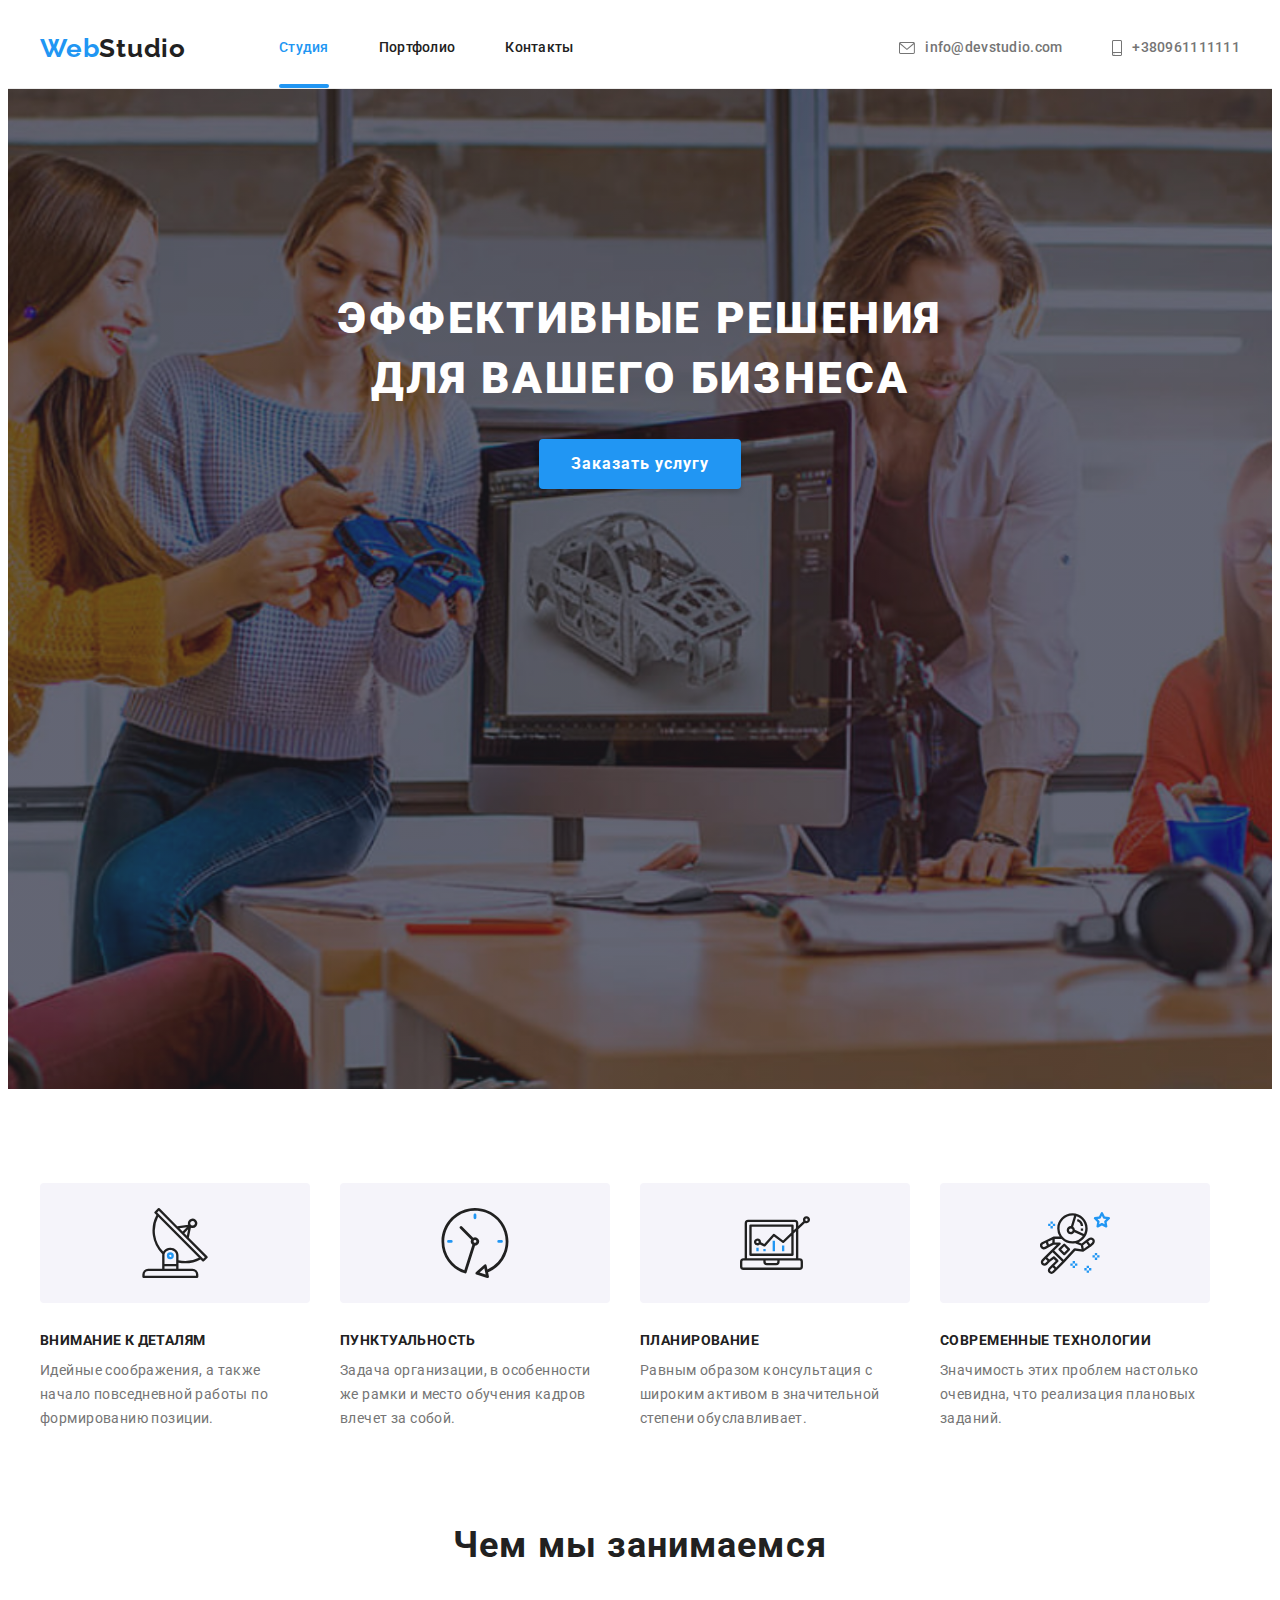
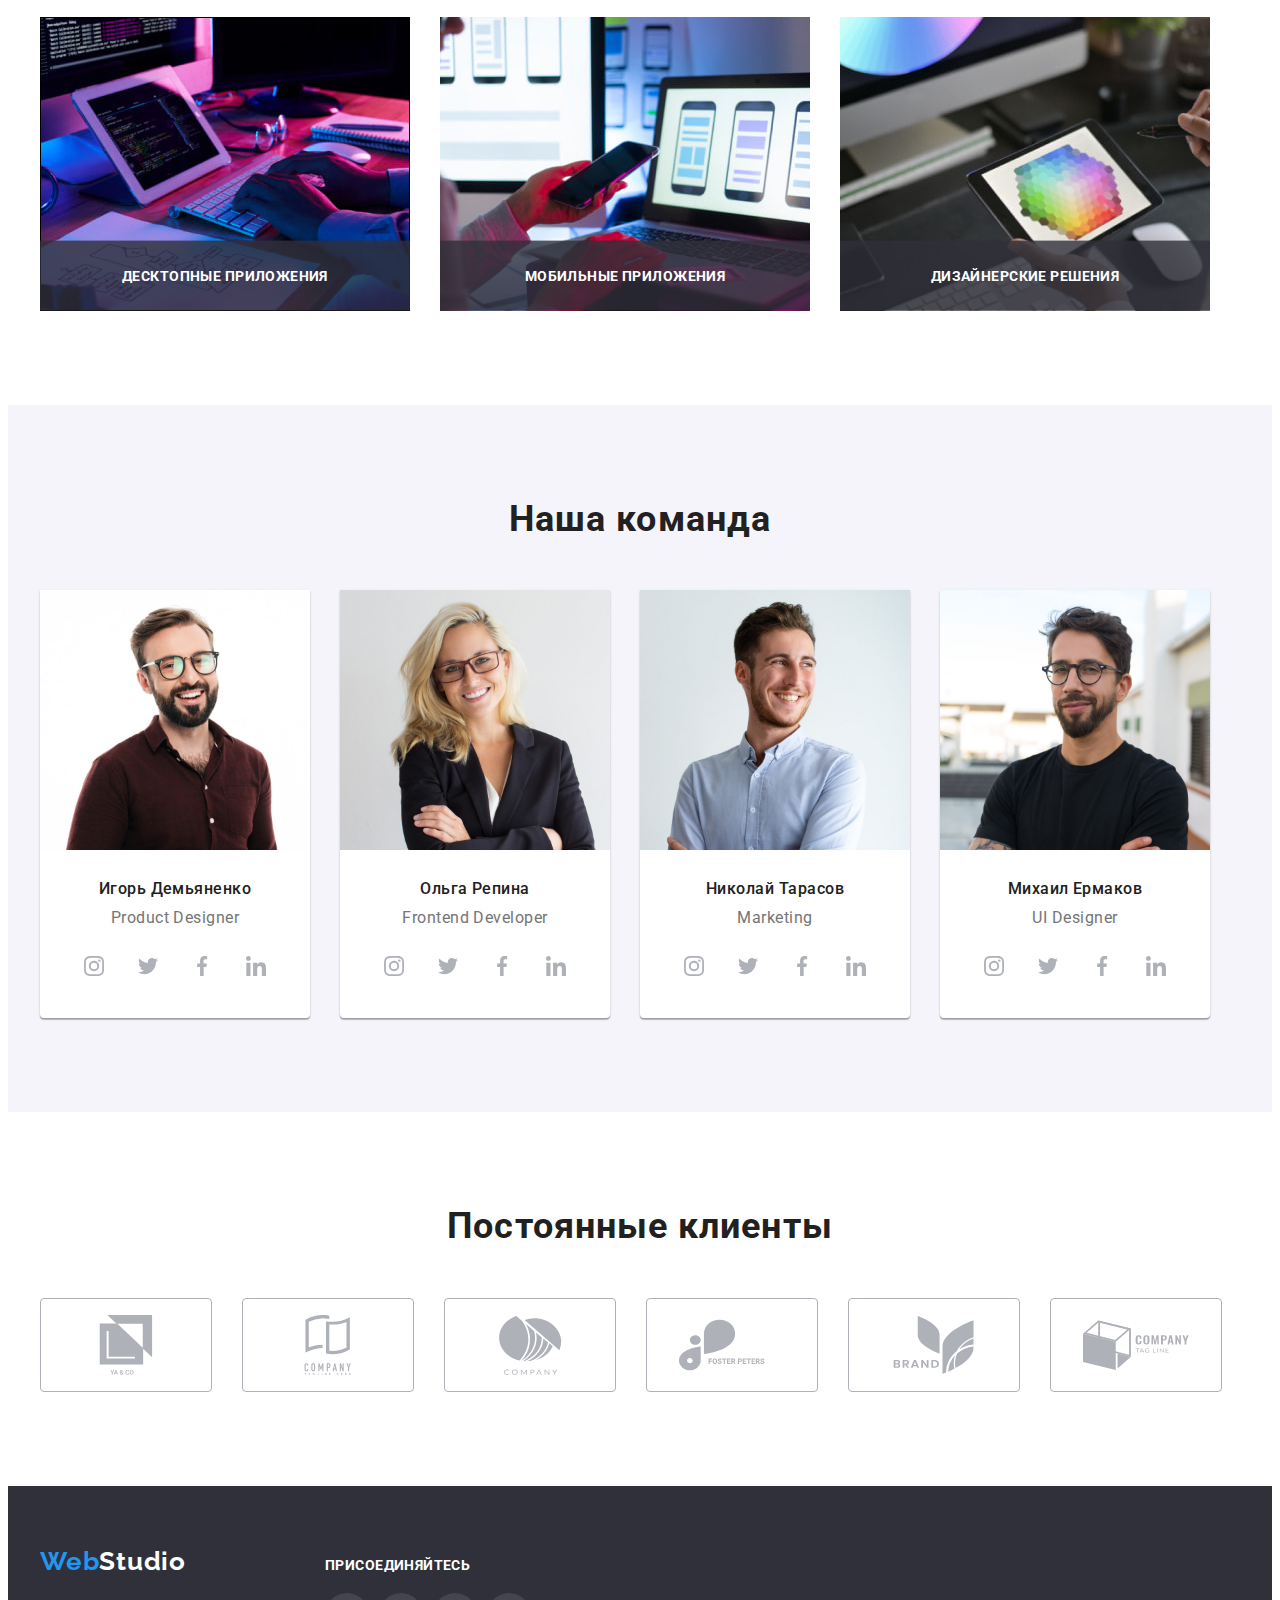
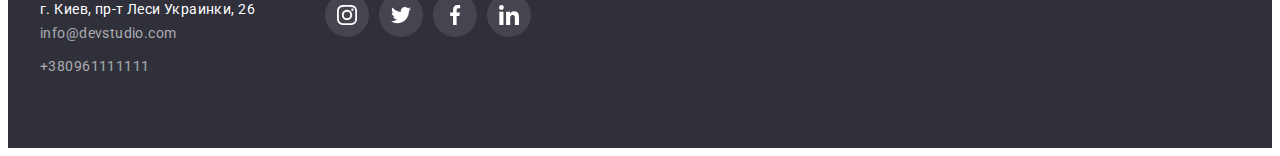
<file: index.html>
<!DOCTYPE html>
<html lang="ru">
  <head>
    <meta charset="UTF-8" />
    <meta http-equiv="X-UA-Compatible" content="IE=edge" />
    <meta name="viewport" content="width=device-width, initial-scale=1.0" />
    <title>Module 01 practice</title>

    <!-- Project fonts -->
    <link rel="preconnect" href="https://fonts.googleapis.com" />
    <link rel="preconnect" href="https://fonts.gstatic.com" crossorigin />
    <link
      href="https://fonts.googleapis.com/css2?family=Raleway:wght@700&family=Roboto:wght@400;500;700;900&display=swap"
      rel="stylesheet"
    />
    <!-- Modern-normalize -->
    <link
      rel="stylesheet"
      href="https://cdnjs.cloudflare.com/ajax/libs/modern-normalize/1.1.0/modern-normalize.min.css"
      integrity="sha512-wpPYUAdjBVSE4KJnH1VR1HeZfpl1ub8YT/NKx4PuQ5NmX2tKuGu6U/JRp5y+Y8XG2tV+wKQpNHVUX03MfMFn9Q=="
      crossorigin="anonymous"
      referrerpolicy="no-referrer"
    />
    <!-- Custom styles -->
    <link rel="stylesheet" href="./css/styles.css" />
  </head>
  <body>
    <!-- Header -->
    <header class="header">
      <div class="container header-container">
        <a class="logo" href="index.html" lang="en">
          <span class="accent-logo">Web</span>Studio
        </a>
        <nav class="navigation">
          <ul class="navigation-list">
            <li class="navigation-item">
              <a class="link navigation-link current" href="index.html">Студия</a>
            </li>
            <li class="navigation-item">
              <a class="link navigation-link" href="portfolio.html"
                >Портфолио</a
              >
            </li>
            <li class="navigation-item">
              <a class="link navigation-link" href="#">Контакты</a>
            </li>
          </ul>
        </nav>

        <ul class="header-group list">
          <li class="header-item">
            <a class="link header-mail" href="mailto:info@devstudio.com"
              ><svg class="header-icon" width="16" height="12">
                <use href="./img/icon.svg#icon-envelope"></use>
              </svg>
              info@devstudio.com</a
            >
          </li>
          <li class="header-item">
            <a class="link header-phone" href="tel:380961111111"
              ><svg class="header-icon" width="10" height="16">
                <use href="./img/icon.svg#icon-smartphone"></use>
              </svg>
              +380961111111</a
            >
          </li>
        </ul>
      </div>
    </header>

    <!-- Hero -->
    <main>
      <section class="hero-section overlay">
        <div class="container hero-container">
          <h1 class="hero-title">
            Эффективные решения <br />
            для вашего бизнеса
          </h1>
          <button class="hero-button" type="button" data-modal-open>
            Заказать услугу
          </button>
        </div>
      </section>

      <!-- Особенности -->
      <section class="about">
        <div class="container about-container">
          <h2 hidden>Наши особенности</h2>
          <ul class="about-list">
            <li class="about-item">
              <div class="icon-background">
                <svg class="about-icom" width="70" height="70">
                  <use href="./img/icon.svg#icon-antenna1"></use>
                </svg>
              </div>
              <h3 class="about-title">Внимание к деталям</h3>
              <p class="about-benefits">
                Идейные соображения, а также начало повседневной работы по
                формированию позиции.
              </p>
            </li>
            <li class="about-item">
              <div class="icon-background">
                <svg class="about-icom" width="70" height="70">
                  <use href="./img/icon.svg#icon-clock1"></use>
                </svg>
              </div>
              <h3 class="about-title">Пунктуальность</h3>
              <p class="about-benefits">
                Задача организации, в особенности же рамки и место обучения
                кадров влечет за собой.
              </p>
            </li>
            <li class="about-item">
              <div class="icon-background">
                <svg class="about-icom" width="70" height="70">
                  <use href="./img/icon.svg#icon-diagram1"></use>
                </svg>
              </div>
              <h3 class="about-title">Планирование</h3>
              <p class="about-benefits">
                Равным образом консультация с широким активом в значительной
                степени обуславливает.
              </p>
            </li>
            <li class="about-item">
              <div class="icon-background">
                <svg class="about-icom" width="70" height="70">
                  <use href="./img/icon.svg#icon-astronaut1"></use>
                </svg>
              </div>
              <h3 class="about-title">Современные технологии</h3>
              <p class="about-benefits">
                Значимость этих проблем настолько очевидна, что реализация
                плановых заданий.
              </p>
            </li>
          </ul>
        </div>
      </section>

      <!-- Чем мы занимаемся -->
      <section class="lessons">
        <div class="container lessons-container">
          <h2 class="lessons-title">Чем мы занимаемся</h2>
          <ul class="lessons-list">
            <li class="lessons-item">
              <img
                class="lessons-img"
                src="./img/Img.title/img1.jpg"
                alt="руки на клавиатуре печатают код, он отображается на планшете"
                width="370"
                height="294"
              />
              <div class="lessons-text-picture">ДЕСКТОПНЫЕ ПРИЛОЖЕНИЯ</div>
            </li>
            <li class="lessons-item">
              <img
                class="lessons-img"
                src="./img/Img.title/img2.jpg"
                alt="руки держат телефон на фоне ноутбука"
                width="370"
                height="294"
              />
              <div class="lessons-text-picture">МОБИЛЬНЫЕ ПРИЛОЖЕНИЯ</div>
            </li>
            <li class="lessons-item">
              <img
                class="lessons-img"
                src="./img/Img.title/img3.jpg"
                alt="палитра цветов на экране планшета"
                width="370"
                height="294"
              />
              <div class="lessons-text-picture">ДИЗАЙНЕРСКИЕ РЕШЕНИЯ</div>
            </li>
          </ul>
        </div>
      </section>

      <!-- Наша команда -->
      <section class="team">
        <div class="container team-container">
          <h2 class="team-title">Наша команда</h2>
          <ul class="team-list">
            <li class="team-item">
              <img
                class="team-img"
                src="./img/Img.title/игорьдемьяненко.jpg"
                alt="Игорь Демьяненко"
                width="270"
                height="260"
              />
              <div class="team-text">
                <h3 class="team-name">Игорь Демьяненко</h3>
                <p class="team-position" lang="en">Product Designer</p>
                <ul class="socials-list">
                  <li class="socials-item">
                    <a
                      class="socials-link"
                      href=""
                      aria-label="иконка-Instagram"
                    >
                      <svg class="socials-icon" width="20" height="20">
                        <use href="./img/icon.svg#icon-instagram2"></use>
                      </svg>
                    </a>
                  </li>
                  <li class="socials-item">
                    <a
                      class="socials-link"
                      href="http://"
                      aria-label="иконка-Twitter"
                    >
                      <svg class="socials-icon" width="20" height="20">
                        <use href="./img/icon.svg#icon-twitter1"></use>
                      </svg>
                    </a>
                  </li>
                  <li class="socials-item">
                    <a
                      class="socials-link"
                      href="http://"
                      aria-label="иконка-Facebook"
                    >
                      <svg class="socials-icon" width="20" height="20">
                        <use href="./img/icon.svg#icon-facebook1"></use>
                      </svg>
                    </a>
                  </li>
                  <li class="socials-item">
                    <a
                      class="socials-link"
                      href="http://"
                      aria-label="иконка-Linkedin"
                    >
                      <svg class="socials-icon" width="20" height="20">
                        <use href="./img/icon.svg#icon-linkedin1"></use>
                      </svg>
                    </a>
                  </li>
                </ul>
              </div>
            </li>
            <li class="team-item">
              <img
                class="team-img"
                src="./img/Img.title/ольгарепина.jpg"
                alt="Ольга Репина"
                width="270"
                height="260"
              />
              <div class="team-text">
                <h3 class="team-name">Ольга Репина</h3>
                <p class="team-position" lang="en">Frontend Developer</p>
                <ul class="socials-list">
                  <li class="socials-item">
                    <a
                      class="socials-link"
                      href=""
                      aria-label="иконка-Instagram"
                    >
                      <svg class="socials-icon" width="20" height="20">
                        <use href="./img/icon.svg#icon-instagram2"></use>
                      </svg>
                    </a>
                  </li>
                  <li class="socials-item">
                    <a
                      class="socials-link"
                      href="http://"
                      aria-label="иконка-Twitter"
                    >
                      <svg class="socials-icon" width="20" height="20">
                        <use href="./img/icon.svg#icon-twitter1"></use>
                      </svg>
                    </a>
                  </li>
                  <li class="socials-item">
                    <a
                      class="socials-link"
                      href="http://"
                      aria-label="иконка-Facebook"
                    >
                      <svg class="socials-icon" width="20" height="20">
                        <use href="./img/icon.svg#icon-facebook1"></use>
                      </svg>
                    </a>
                  </li>
                  <li class="socials-item">
                    <a
                      class="socials-link"
                      href="http://"
                      aria-label="иконка-Linkedin"
                    >
                      <svg class="socials-icon" width="20" height="20">
                        <use href="./img/icon.svg#icon-linkedin1"></use>
                      </svg>
                    </a>
                  </li>
                </ul>
              </div>
            </li>
            <li class="team-item">
              <img
                class="team-img"
                src="./img/Img.title/николайтарасов.jpg"
                alt="Николай Тарасов"
                width="270"
                height="260"
              />
              <div class="team-text">
                <h3 class="team-name">Николай Тарасов</h3>
                <p class="team-position" lang="en">Marketing</p>
                <ul class="socials-list">
                  <li class="socials-item">
                    <a
                      class="socials-link"
                      href=""
                      aria-label="иконка-Instagram"
                    >
                      <svg class="socials-icon" width="20" height="20">
                        <use href="./img/icon.svg#icon-instagram2"></use>
                      </svg>
                    </a>
                  </li>
                  <li class="socials-item">
                    <a
                      class="socials-link"
                      href="http://"
                      aria-label="иконка-Twitter"
                    >
                      <svg class="socials-icon" width="20" height="20">
                        <use href="./img/icon.svg#icon-twitter1"></use>
                      </svg>
                    </a>
                  </li>
                  <li class="socials-item">
                    <a
                      class="socials-link"
                      href="http://"
                      aria-label="иконка-Facebook"
                    >
                      <svg class="socials-icon" width="20" height="20">
                        <use href="./img/icon.svg#icon-facebook1"></use>
                      </svg>
                    </a>
                  </li>
                  <li class="socials-item">
                    <a
                      class="socials-link"
                      href="http://"
                      aria-label="иконка-Linkedin"
                    >
                      <svg class="socials-icon" width="20" height="20">
                        <use href="./img/icon.svg#icon-linkedin1"></use>
                      </svg>
                    </a>
                  </li>
                </ul>
              </div>
            </li>
            <li class="team-item">
              <img
                class="team-img"
                src="./img/Img.title/михаилермаков.jpg"
                alt="Михаил Ермаков"
                width="270"
                height="260"
              />
              <div class="team-text">
                <h3 class="team-name">Михаил Ермаков</h3>
                <p class="team-position" lang="en">UI Designer</p>
                <ul class="socials-list">
                  <li class="socials-item">
                    <a
                      class="socials-link"
                      href=""
                      aria-label="иконка-Instagram"
                    >
                      <svg class="socials-icon" width="20" height="20">
                        <use href="./img/icon.svg#icon-instagram2"></use>
                      </svg>
                    </a>
                  </li>
                  <li class="socials-item">
                    <a
                      class="socials-link"
                      href="http://"
                      aria-label="иконка-Twitter"
                    >
                      <svg class="socials-icon" width="20" height="20">
                        <use href="./img/icon.svg#icon-twitter1"></use>
                      </svg>
                    </a>
                  </li>
                  <li class="socials-item">
                    <a
                      class="socials-link"
                      href="http://"
                      aria-label="иконка-Facebook"
                    >
                      <svg class="socials-icon" width="20" height="20">
                        <use href="./img/icon.svg#icon-facebook1"></use>
                      </svg>
                    </a>
                  </li>
                  <li class="socials-item">
                    <a
                      class="socials-link"
                      href="http://"
                      aria-label="иконка-Linkedin"
                    >
                      <svg class="socials-icon" width="20" height="20">
                        <use href="./img/icon.svg#icon-linkedin1"></use>
                      </svg>
                    </a>
                  </li>
                </ul>
              </div>
            </li>
          </ul>
        </div>
      </section>

      <!-- Постоянные клиенты -->
      <section class="clients">
        <div class="container">
          <h2 class="clients-title">Постоянные клиенты</h2>
          <ul class="clients-list">
            <li class="clients-item">
              <a href="" class="clients-link">
                <svg class="clients-icon" width="106" height="60">
                  <use href="./img/icon.svg#icon-client1"></use>
                </svg>
              </a>
            </li>
            <li class="clients-item">
              <a href="" class="clients-link">
                <svg class="clients-icon" width="106" height="60">
                  <use href="./img/icon.svg#icon-client2"></use>
                </svg>
              </a>
            </li>
            <li class="clients-item">
              <a href="" class="clients-link">
                <svg class="clients-icon" width="106" height="60">
                  <use href="./img/icon.svg#icon-client3"></use>
                </svg>
              </a>
            </li>
            <li class="clients-item">
              <a href="" class="clients-link">
                <svg class="clients-icon" width="106" height="60">
                  <use href="./img/icon.svg#icon-client4"></use>
                </svg>
              </a>
            </li>
            <li class="clients-item">
              <a href="" class="clients-link">
                <svg class="clients-icon" width="106" height="60">
                  <use href="./img/icon.svg#icon-client5"></use>
                </svg>
              </a>
            </li>
            <li class="clients-item">
              <a href="" class="clients-link">
                <svg class="clients-icon" width="106" height="60">
                  <use href="./img/icon.svg#icon-client6"></use>
                </svg>
              </a>
            </li>
          </ul>
        </div>
      </section>
    </main>

    <!-- Footer -->
    <footer class="footer">
      <div class="container footer-flex">
        <div class="footer-contact">
          <a class="logo-footer" href="index.html" lang="en">
            <span class="accent-logo">Web</span>Studio</a
          >
          <address class="footer-addres">
            г. Киев, пр-т Леси Украинки, 26

            <ul class="footer-group">
              <li class="footer-item">
                <a class="link footer-mail" href="mailto:info@devstudio.com"
                  >info@devstudio.com</a
                >
              </li>
              <li class="footer-item">
                <a class="link footer-phone" href="tel:380961111111"
                  >+380961111111</a
                >
              </li>
            </ul>
          </address>
        </div>
        <div class="footer-socials">
          <h3 class="footer-socials-title">Присоединяйтесь</h3>
          <ul class="footer-socials-list">
            <li class="footer-socials-item">
              <a href="" class="footer-socials-link">
                <svg class="footer-socials-icon" width="20" height="20">
                  <use href="./img/icon.svg#icon-instagram2"></use>
                </svg>
              </a>
            </li>
            <li class="footer-socials-item">
              <a href="" class="footer-socials-link">
                <svg class="footer-socials-icon" width="20" height="20">
                  <use href="./img/icon.svg#icon-twitter1"></use>
                </svg>
              </a>
            </li>
            <li class="footer-socials-item">
              <a href="" class="footer-socials-link">
                <svg class="footer-socials-icon" width="20" height="20">
                  <use href="./img/icon.svg#icon-facebook1"></use>
                </svg>
              </a>
            </li>
            <li class="footer-socials-item">
              <a href="" class="footer-socials-link">
                <svg class="footer-socials-icon" width="20" height="20">
                  <use href="./img/icon.svg#icon-linkedin1"></use>
                </svg>
              </a>
            </li>
          </ul>
        </div>
      </div>
    </footer>

    <div class="backdrop is-hidden" data-modal>
      <div class="modal">
        <button data-modal-close class="close-button" type="button">
          <svg class="modal-icon" width="11" height="11">
            <use href="./img/icon.svg#icon-Vector"></use>
          </svg>
        </button>
      </div>
    </div>
    <script src="./js/modal.js"></script>
  </body>
</html>
</file>
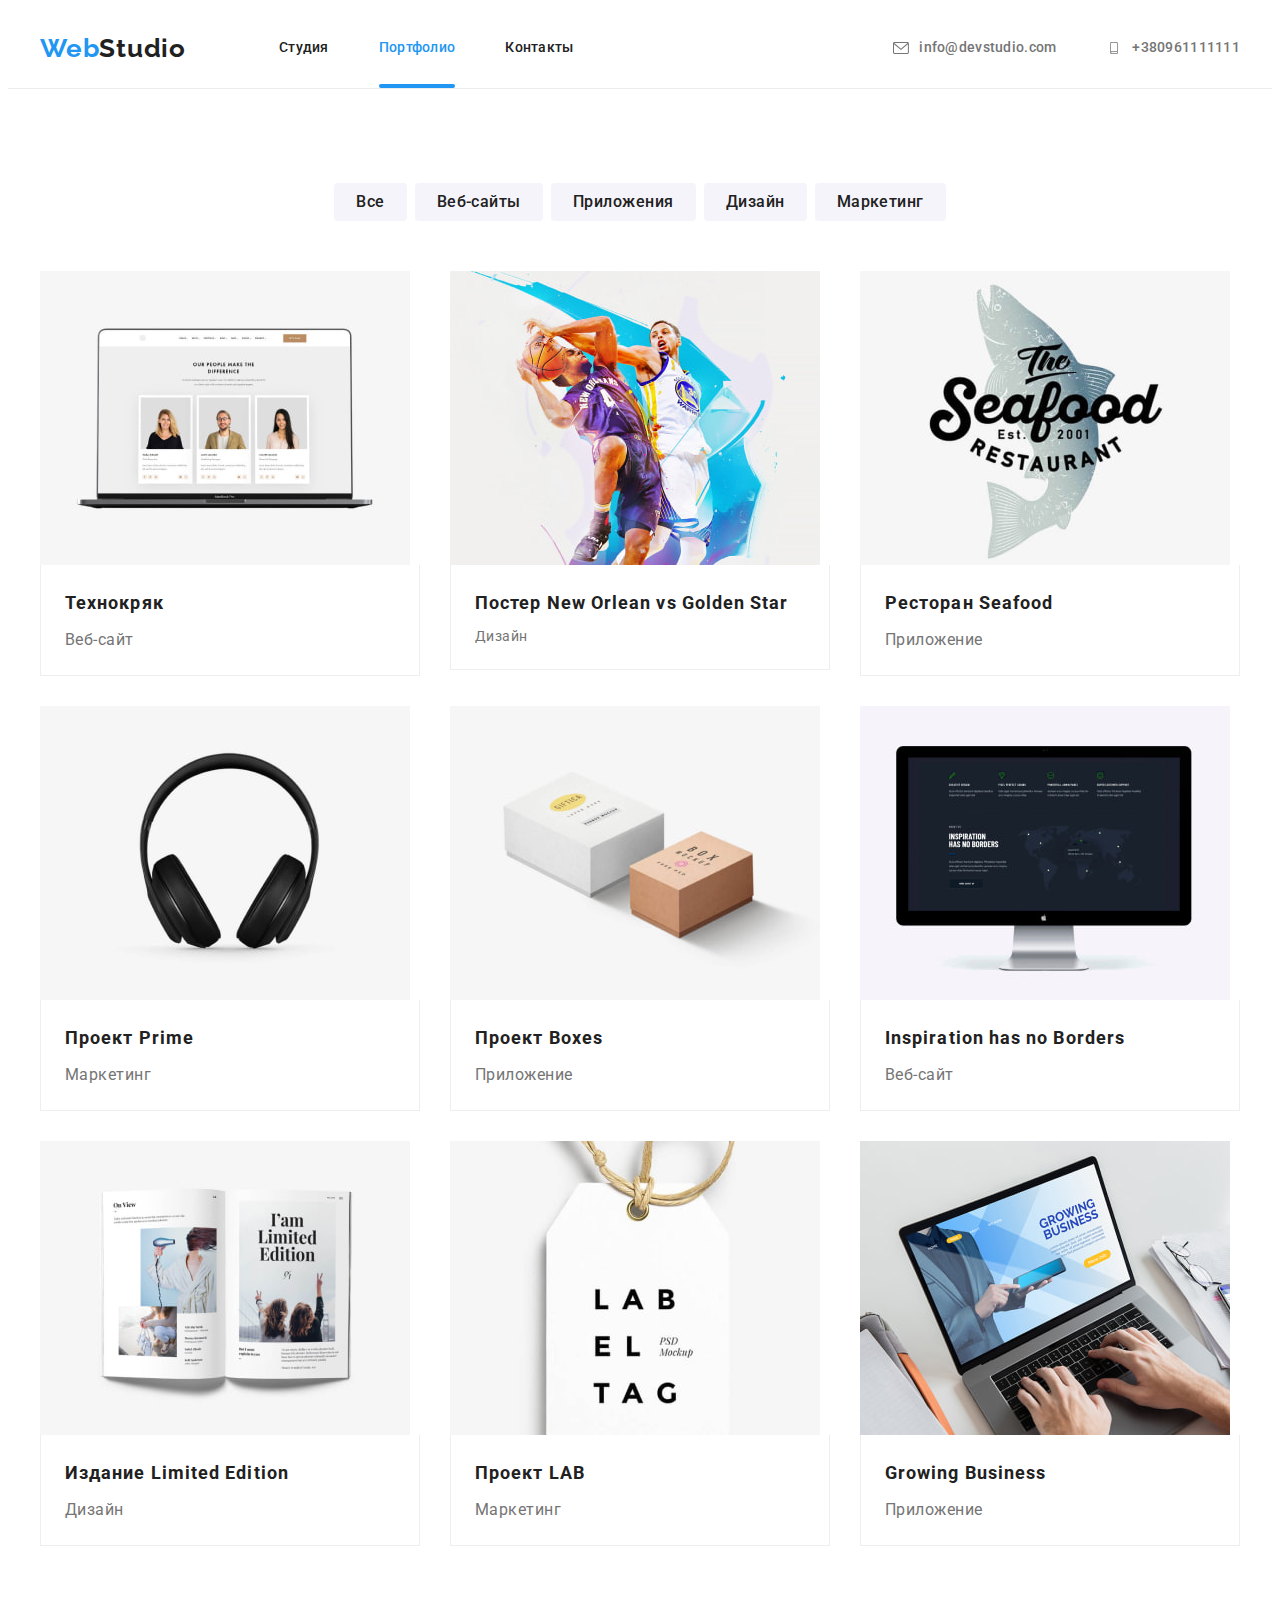
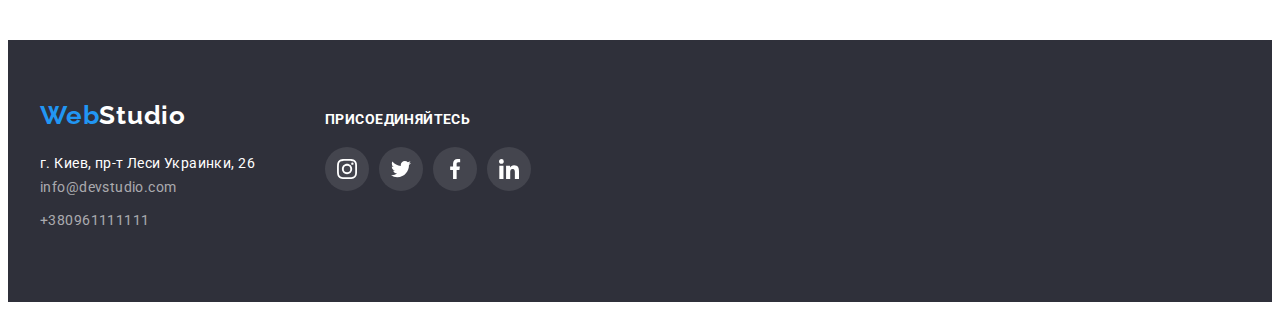
<file: portfolio.html>
<!DOCTYPE html>
<html lang="ru">
  <head>
    <meta charset="UTF-8" />
    <meta http-equiv="X-UA-Compatible" content="IE=edge" />
    <meta name="viewport" content="width=device-width, initial-scale=1.0" />
    <title>Portfolio</title>

    <!-- Project fonts -->
    <link rel="preconnect" href="https://fonts.googleapis.com" />
    <link rel="preconnect" href="https://fonts.gstatic.com" crossorigin />
    <link
      href="https://fonts.googleapis.com/css2?family=Raleway:wght@700&family=Roboto:wght@400;500;700;900&display=swap"
      rel="stylesheet"
    />
    <!-- Modern-normalize -->
    <link
      rel="stylesheet"
      href="https://cdnjs.cloudflare.com/ajax/libs/modern-normalize/1.1.0/modern-normalize.min.css"
      integrity="sha512-wpPYUAdjBVSE4KJnH1VR1HeZfpl1ub8YT/NKx4PuQ5NmX2tKuGu6U/JRp5y+Y8XG2tV+wKQpNHVUX03MfMFn9Q=="
      crossorigin="anonymous"
      referrerpolicy="no-referrer"
    />
    <!-- Custom styles -->
    <link rel="stylesheet" href="./css/styles.css" />
  </head>
  <body>
    <!-- Header -->
    <header class="header">
      <div class="container header-container">
        <a class="logo" href="index.html" lang="en">
          <span class="accent-logo">Web</span>Studio
        </a>
        <nav class="navigation">
          <ul class="navigation-list">
            <li class="navigation-item">
              <a class="link navigation-link" href="index.html">Студия</a>
            </li>
            <li class="navigation-item">
              <a class="link navigation-link current" href="portfolio.html"
                >Портфолио</a
              >
            </li>
            <li class="navigation-item">
              <a class="link navigation-link" href="#">Контакты</a>
            </li>
          </ul>
        </nav>

        <ul class="header-group list">
          <li class="header-item">
            <a class="link header-mail" href="mailto:info@devstudio.com"
              ><svg class="header-icon" width="16" height="12">
                <use href="./img/icon.svg#icon-envelope"></use>
              </svg>
              info@devstudio.com</a
            >
          </li>
          <li class="header-item">
            <a class="link header-phone" href="tel:380961111111"
              ><svg class="header-icon" width="16" height="12">
                <use href="./img/icon.svg#icon-smartphone"></use>
              </svg>
              +380961111111</a
            >
          </li>
        </ul>
      </div>
    </header>

    <!-- Filters -->
    <main>
      <section class="filters">
        <div class="container filters-container">
          <h1 hidden class="filters-title">Наши проекты</h1>
          <ul class="filters-list">
            <li class="filters-item">
              <button class="button filters-button" type="button">Все</button>
            </li>
            <li class="filters-item">
              <button class="button filters-button" type="button">
                Веб-сайты
              </button>
            </li>
            <li class="filters-item">
              <button class="button filters-button" type="button">
                Приложения
              </button>
            </li>
            <li class="filters-item">
              <button class="button filters-button" type="button">
                Дизайн
              </button>
            </li>
            <li class="filters-item">
              <button class="button filters-button" type="button">
                Маркетинг
              </button>
            </li>
          </ul>

          <!-- Projects -->

          <ul class="projects-list">
            <li class="projects-item">
              <div class="projects-overlay">
                <a href="" class="projects-link">
                  <img
                    class="projects-img"
                    src="./img/img.portfolio/project1.jpg"
                    alt="Экран Макбука с изображением людей в отдельных карточках"
                    width="370"
                    height="294"
                /></a>
                <p class="projects-portfolio-text">
                  Ресурс предлагает комплексные предложения с разным уровнем
                  функционала и сервисов. Все это позволит посетителю получить
                  исчерпывающие сведения о компании или частном лице.
                </p>
              </div>
              <div class="projects-text">
                <h2 class="projects-name">Технокряк</h2>
                <p class="projects-position">Веб-сайт</p>
              </div>
            </li>
            <li class="projects-item">
              <div class="projects-overlay">
              <a href="" class="projects-link">
              <img
                class="projects-img"
                src="./img/img.portfolio/project2.jpg"
                alt="Баскетболисты борятся за мяч"
                width="370"
                height="294"
              /></a>
              <p class="projects-portfolio-text">
                  Ресурс предлагает комплексные предложения с разным уровнем
                  функционала и сервисов. Все это позволит посетителю получить
                  исчерпывающие сведения о компании или частном лице.
                </p>
              </div>
              <div class="projects-text">
                <h2 class="projects-name">Постер New Orlean vs Golden Star</h2>
                <p class="projectss-position">Дизайн</p>
              </div>
            </li>
            <li class="projects-item">
              <div class="projects-overlay">
              <a href="" class="projects-link">
              <img
                class="projects-img"
                src="./img/img.portfolio/project3.jpg"
                alt="Логотип ресторана"
                width="370"
                height="294"
              /></a>
              <p class="projects-portfolio-text">
                  Ресурс предлагает комплексные предложения с разным уровнем
                  функционала и сервисов. Все это позволит посетителю получить
                  исчерпывающие сведения о компании или частном лице.
                </p>
              </div>
              <div class="projects-text">
                <h2 class="projects-name">Ресторан Seafood</h2>
                <p class="projects-position">Приложение</p>
              </div>
            </li>
            <li class="projects-item">
              <div class="projects-overlay">
              <a href="" class="projects-link">
              <img
                class="projects-img"
                src="./img/img.portfolio/project4.jpg"
                alt="Наушники"
                width="370"
                height="294"
              /></a>
              <p class="projects-portfolio-text">
                  Ресурс предлагает комплексные предложения с разным уровнем
                  функционала и сервисов. Все это позволит посетителю получить
                  исчерпывающие сведения о компании или частном лице.
                </p>
              </div>
              <div class="projects-text">
                <h2 class="projects-name">Проект Prime</h2>
                <p class="projects-position">Маркетинг</p>
              </div>
            </li>
            <li class="projects-item">
              <div class="projects-overlay">
              <a href="" class="projects-link">
              <img
                class="projects-img"
                src="./img/img.portfolio/project5.jpg"
                alt="Две закрытые коробочки"
                width="370"
                height="294"
              /></a>
              <p class="projects-portfolio-text">
                  Ресурс предлагает комплексные предложения с разным уровнем
                  функционала и сервисов. Все это позволит посетителю получить
                  исчерпывающие сведения о компании или частном лице.
                </p>
              </div>
              <div class="projects-text">
                <h2 class="projects-name">Проект Boxes</h2>
                <p class="projects-position">Приложение</p>
              </div>
            </li>
            <li class="projects-item">
              <div class="projects-overlay">
              <a href="" class="projects-link">
              <img
                class="projects-img"
                src="./img/img.portfolio/project6.jpg"
                alt="Монитор с изображение карты мира"
                width="370"
                height="294"
              /></a>
              <p class="projects-portfolio-text">
                  Ресурс предлагает комплексные предложения с разным уровнем
                  функционала и сервисов. Все это позволит посетителю получить
                  исчерпывающие сведения о компании или частном лице.
                </p>
              </div>
              <div class="projects-text">
                <h2 class="projects-name">Inspiration has no Borders</h2>
                <p class="projects-position">Веб-сайт</p>
              </div>
            </li>
            <li class="projects-item">
              <div class="projects-overlay">
              <a href="" class="projects-link">
              <img
                class="projects-img"
                src="./img/img.portfolio/project7.jpg"
                alt="Журнал в открытом виде"
                width="370"
                height="294"
              /></a>
              <p class="projects-portfolio-text">
                  Ресурс предлагает комплексные предложения с разным уровнем
                  функционала и сервисов. Все это позволит посетителю получить
                  исчерпывающие сведения о компании или частном лице.
                </p>
              </div>
              <div class="projects-text">
                <h2 class="projects-name">Издание Limited Edition</h2>
                <p class="projects-position">Дизайн</p>
              </div>
            </li>
            <li class="projects-item">
              <div class="projects-overlay">
              <a href="" class="projects-link">
              <img
                class="projects-img"
                src="./img/img.portfolio/project8.jpg"
                alt="Бирка с надписью"
                width="370"
                height="294"
              /></a>
              <p class="projects-portfolio-text">
                  Ресурс предлагает комплексные предложения с разным уровнем
                  функционала и сервисов. Все это позволит посетителю получить
                  исчерпывающие сведения о компании или частном лице.
                </p>
              </div>
              <div class="projects-text">
                <h2 class="projects-name">Проект LAB</h2>
                <p class="projects-position">Маркетинг</p>
              </div>
            </li>
            <li class="projects-item">
              <div class="projects-overlay">
              <a href="" class="projects-link">
              <img
                class="projects-img"
                src="./img/img.portfolio/project9.jpg"
                alt="Руки на клавиатуре набирают текст"
                width="370"
                height="294"
              /></a>
              <p class="projects-portfolio-text">
                  Ресурс предлагает комплексные предложения с разным уровнем
                  функционала и сервисов. Все это позволит посетителю получить
                  исчерпывающие сведения о компании или частном лице.
                </p>
              </div>
              <div class="projects-text">
                <h2 class="projects-name">Growing Business</h2>
                <p class="projects-position">Приложение</p>
              </div>
            </li>
          </ul>
        </div>
      </section>
    </main>

    <!-- Footer -->
    <footer class="footer">
      <div class="container footer-flex">
        <div class="footer-contact">
          <a class="logo-footer" href="index.html" lang="en">
            <span class="accent-logo">Web</span>Studio</a
          >
          <address class="footer-addres">
            г. Киев, пр-т Леси Украинки, 26

            <ul class="footer-group">
              <li class="footer-item">
                <a class="link footer-mail" href="mailto:info@devstudio.com"
                  >info@devstudio.com</a
                >
              </li>
              <li class="footer-item">
                <a class="link footer-phone" href="tel:380961111111"
                  >+380961111111</a
                >
              </li>
            </ul>
          </address>
        </div>
        <div class="footer-socials">
          <h3 class="footer-socials-title">Присоединяйтесь</h3>
          <ul class="footer-socials-list">
            <li class="footer-socials-item">
              <a href="" class="footer-socials-link">
                <svg class="footer-socials-icon" width="20" height="20">
                  <use href="./img/icon.svg#icon-instagram2"></use>
                </svg>
              </a>
            </li>
            <li class="footer-socials-item">
              <a href="" class="footer-socials-link">
                <svg class="footer-socials-icon" width="20" height="20">
                  <use href="./img/icon.svg#icon-twitter1"></use>
                </svg>
              </a>
            </li>
            <li class="footer-socials-item">
              <a href="" class="footer-socials-link">
                <svg class="footer-socials-icon" width="20" height="20">
                  <use href="./img/icon.svg#icon-facebook1"></use>
                </svg>
              </a>
            </li>
            <li class="footer-socials-item">
              <a href="" class="footer-socials-link">
                <svg class="footer-socials-icon" width="20" height="20">
                  <use href="./img/icon.svg#icon-linkedin1"></use>
                </svg>
              </a>
            </li>
          </ul>
        </div>
      </div>
    </footer>
  </body>
</html>
</file>
<file: css/styles.css>
:root {
  --main-font: Roboto, sans-serif;
  --secondary-font: Raleway, sans-sefir;

  /* --text-color */
  --accent-color: #2196f3;
  --main-text-color: #757575;
  --secondary-text-color: #212121;

  /* --background-color */
  --main-background-color: #ffffff;
  --secondary-background-color: #f5f4fa;
  --dark-background-color: #2f303a;

  /* icon-color */
  --icon-color: #afb1b8;

  /* animation */
  --timing-function: cubic-bezier(0.4, 0, 0.2, 1);
}

body {
  font-family: var(--main-font);
  font-size: 14px;
  line-height: 1.71;
  letter-spacing: 0.03em;

  color: var(--main-text-color);
}

h1,
h2,
h3,
h4,
h5,
h6,
p {
  margin: 0;
}

img {
  display: block;
  max-width: 100%;
  height: auto;
}

.container {
  /* outline: 2px solid red; */
  width: 1200px;
  padding-left: 15px;
  padding-right: 15px;
  margin-left: auto;
  margin-right: auto;
}

.link {
  text-decoration: none;
  color: currentColor;
}

.button {
  font-family: inherit;
  color: currentColor;
}

section {
  padding-top: 94px;
  padding-bottom: 94px;
}

.navigation-list,
.header-group,
.about-list,
.lessons-list,
.team-list,
.clients-list,
.socials-item,
.filters-list,
.projects-list,
.footer-socials-item,
.footer-group {
  list-style-type: none;
  margin: 0;
  padding: 0;
}

/*
==============================
| Header-section 
==============================
*/

.header {
  display: flex;
  align-items: center;
  background-color: var(--main-background-color);
  border-bottom: 1px solid #ececec;
}

.header-container {
  display: flex;
  align-items: center;
}

.logo {
  margin-right: 93px;

  font-family: "Raleway";
  font-weight: 700;
  font-size: 26px;
  line-height: 1.19;
  letter-spacing: 0.03em;
  text-decoration: none;
  color: #212121;
}

.accent-logo {
  color: var(--accent-color);
}

.navigation {
  display: flex;
  align-items: center;
  margin-right: 305px;
}

.navigation-link {
  display: block;
  padding-top: 32px;
  padding-bottom: 32px;
  display: block;

  color: var(--secondary-text-color);
  font-weight: 500;
  font-size: 14px;
  line-height: 1.14;
  letter-spacing: 0.02em;

  transition: color 250ms var(--timing-function);
}

.navigation-link:hover,
.navigation-link:focus {
  color: var(--accent-color);
}

.navigation-list {
  display: flex;
  align-items: center;
}

.navigation-list .navigation-item + .navigation-item {
  margin-left: 50px;
}

.header-group {
  display: flex;
  margin-left: auto;
}

.header-group .header-item + .header-item {
  margin-left: 50px;
}

.header-mail,
.header-phone {
  padding-top: 32px;
  padding-bottom: 32px;
  display: block;

  font-weight: 500;
  font-size: 14px;
  line-height: 1.14;
  letter-spacing: 0.02em;
  color: var(--main-text-color);

  transition: color 250ms var(--timing-function);
}

.header-mail:hover,
.header-mail:focus,
.header-phone:hover,
.header-phone:focus {
  color: var(--accent-color);
}
/* icon */

.header-group {
  display: flex;
  align-items: center;
  justify-content: center;
}

.header-mail,
.header-phone {
  display: flex;
  align-items: center;

  color: var(--main-text-color);
}

.header-icon {
  margin-right: 10px;
  fill: currentColor;
}

.navigation-link.current {
  color: var(--accent-color);
  position: relative;
}

.navigation-link.current::after {
  content: "";

  left: 0;
  bottom: 0;

  position: absolute;

  display: block;

  width: 100%;
  height: 4px;

  border-radius: 2px;
  background-color: var(--accent-color);
}

/*
==============================
| Hero-section
==============================
*/

/* overlay */

.overlay {
  padding-top: 200px;
  max-width: 1600px;
  height: 600px;
  margin-left: auto;
  margin-right: auto;

  background-image: linear-gradient(
      to right,
      rgba(47, 48, 58, 0.4),
      rgba(47, 48, 58, 0.4)
    ),
    url(../img/background.jpg);

  background-size: cover;
  background-repeat: no-repeat;
  background-position: center;
}

.hero-section {
  padding-top: 200px;
  padding-bottom: 200px;

  background-color: var(--dark-background-color);
}

.hero-container {
  text-align: center;
}

.hero-title {
  margin-bottom: 30px;

  font-weight: 900;
  font-size: 44px;
  line-height: 1.36;

  text-align: center;
  letter-spacing: 0.06em;
  text-transform: uppercase;

  color: var(--main-background-color);
}

.hero-button {
  display: inline-block;
  padding: 10px 32px;

  min-width: 200px;

  font-family: inherit;
  font-weight: 700;
  font-size: 16px;
  line-height: 1.88;
  letter-spacing: 0.06em;
  cursor: pointer;

  color: var(--main-background-color);
  background-color: var(--accent-color);

  box-shadow: 0px 4px 4px rgba(0, 0, 0, 0.15);
  border: none;
  border-radius: 4px;

  transition: background-color 250ms var(--timing-function);
}

.hero-button:hover {
  color: var(--main-background-color);
  background-color: var(--accent-color);
}

.button {
  font-family: inherit;
  font-weight: 500;
  font-size: 16px;
  line-height: 1.62;
  text-align: center;
  letter-spacing: 0.03em;
  cursor: pointer;
  border: none;

  color: #212121;
  background-color: #f5f4fa;

  transition: color 250ms var(--timing-function),
    background-color 250ms var(--timing-function),
    box-shadow 250ms var(--timing-function);
}

.button:hover,
.button:focus {
  background-color: var(--accent-color);
  color: var(--main-background-color);

  box-shadow: 0px 3px 1px rgba(0, 0, 0, 0.1), 0px 1px 2px rgba(0, 0, 0, 0.08),
    0px 2px 2px rgba(0, 0, 0, 0.12);
  border-radius: 4px;
}

/* Modal-wibdow */

.backdrop {
  width: 100%;
  height: 100%;
  position: fixed;
  top: 0;
  left: 0;

  background-color: rgba(0, 0, 0, 0.2);
  opacity: 1;

  transition: opacity 250ms var(--timing-function),
    visibility 250ms var(--timing-function);
}

.modal {
  width: 528px;
  height: 581px;
  position: absolute;

  background-color: var(--main-background-color);

  top: 50%;
  left: 50%;
  border-radius: 4px;

  transform: translate(-50%, -50%);

  transition: transform 250ms var(--timing-function);
}

.close-button {
  align-items: center;
  justify-content: center;

  width: 30px;
  height: 30px;
  position: absolute;
  top: 8px;
  right: 8px;
  background-color: transparent;
  border: 1px solid rgba(0, 0, 0, 0.2);
  border-radius: 50%;
  cursor: pointer;

  transition: color 250ms var(--timing-function);
}

.backdrop.is-hidden {
  opacity: 0;
  visibility: hidden;
  pointer-events: none;
}

/*
==============================
| Особенности-section
==============================
*/
.about-list {
  display: flex;
}

.about-item {
  width: 270px;
  margin-right: 30px;
}

.about-item:last-child {
  margin-right: 0;
}

.about-title {
  margin-bottom: 10px;

  font-weight: 700;
  font-size: 14px;
  line-height: 1.14;
  letter-spacing: 0.03em;
  text-transform: uppercase;
  color: var(--secondary-text-color);
}

/* icon */

.icon-background {
  margin-bottom: 30px;

  height: 120px;

  display: flex;
  align-items: center;
  justify-content: center;

  border-radius: 4px;

  background-color: #f5f4fa;
}

/*
==============================
| Чем мы занимаемся-section
==============================
*/

.lessons {
  padding-top: 0;
}

.lessons-list {
  display: flex;
}

.lessons-item {
  width: 370px;
  margin-right: 30px;

  position: relative;
}

.lessons-item:last-child {
  margin-right: 0;
}

.lessons-title {
  margin-bottom: 50px;

  text-align: center;
  font-weight: 700;
  font-size: 36px;
  line-height: 1.16;
  letter-spacing: 0.03em;
  color: var(--secondary-text-color);
}

.lessons-text-picture {
  position: absolute;
  display: flex;
  width: 100%;
  padding-top: 27px;
  padding-bottom: 27px;
  justify-content: center;
  align-items: center;

  color: var(--main-background-color);
  background-color: rgba(47, 48, 58, 0.8);

  font-weight: 700;
  font-size: 14px;
  line-height: 1.17;

  transform: translate(0px, -100%);
}
/*
==============================
| Наша команда-section
==============================
*/

.team {
  background-color: var(--secondary-background-color);
}

.team-title {
  margin-bottom: 50px;
  text-align: center;

  font-weight: 700;
  font-size: 36px;
  line-height: 1.16;
  letter-spacing: 0.03em;
  color: var(--secondary-text-color);
}

.team-list {
  display: flex;
}

.team-item {
  width: 270;
  margin-right: 30px;

  background-color: var(--main-background-color);

  box-shadow: 0px 1px 3px rgba(0, 0, 0, 0.12), 0px 1px 1px rgba(0, 0, 0, 0.14),
    0px 2px 1px rgba(0, 0, 0, 0.2);
  border-radius: 0px 0px 4px 4px;
}

.team-item:last-child {
  margin-right: 0;
}

.team-text {
  padding-top: 30px;
  padding-bottom: 30px;
}

.team-name {
  margin-bottom: 10px;
  font-weight: 500;
  font-size: 16px;
  line-height: 1.18;
  text-align: center;
  letter-spacing: 0.03em;
  color: var(--secondary-text-color);
}

.team-position {
  margin-bottom: 16px;
  font-size: 16px;
  line-height: 1.18;
  text-align: center;
  letter-spacing: 0.03em;
}

/* social-icons */
.socials {
  display: flex;
  align-items: center;
  justify-content: center;
}

.socials-link {
  display: flex;
  align-items: center;
  justify-content: center;

  width: 44px;
  height: 44px;

  background-color: #ffffff;
  color: #303030;

  border-radius: 50%;

  transition: background-color 250ms var(--timing-function);
}

.socials-list {
  padding: 0;

  display: flex;
  align-items: center;
  justify-content: center;
}

.socials-item {
  margin-right: 10px;
}

.socials-item:last-child {
  margin-right: 0px;
}

.socials-link:hover,
.socials-link:focus {
  background-color: #2196f3;
}

.socials-icon {
  fill: var(--icon-color);
  transition: fill 250ms var(--timing-function);
}

.socials-link:hover .socials-icon,
.socials-link:focus .socials-icon {
  fill: #ffffff;
}

/* Постоянные клиенты-section */
.clients-title {
  margin-bottom: 50px;

  font-style: normal;
  font-weight: 700;
  font-size: 36px;
  line-height: 1.16;
  text-align: center;
  letter-spacing: 0.03em;

  color: var(--secondary-text-color);
}

.clients-list {
  display: flex;
}

.clients-item {
  margin-right: 30px;
}

.clients-item:last-child {
  margin-right: 0;
}

.clients-link {
  width: 170px;
  height: 92px;
  display: flex;
  align-items: center;
  justify-content: center;
  cursor: pointer;

  border: 1px solid var(--icon-color);
  border-radius: 4px;

  fill: var(--icon-color);

  transition: border 250ms var(--timing-function),
    fill 250ms var(--timing-function);
}

.clients-link:hover,
.clients-link:focus {
  fill: var(--accent-color);
  border: 1px solid var(--accent-color);
}
/*
==============================
| Подвал-section
==============================
*/
.footer {
  padding-top: 60px;
  padding-bottom: 60px;
  background-color: #2f303a;
}

.footer-flex {
  display: flex;
  align-items: center;
  align-items: baseline;
}

.logo-footer {
  /* margin-bottom: 20px; */
  display: inline-block;
  font-family: "Raleway";
  font-style: normal;
  font-weight: 700;
  font-size: 26px;
  line-height: 1.19;
  letter-spacing: 0.03em;
  text-decoration: none;
  color: #ffffff;
}

.footer-addres {
  margin-top: 20px;
  margin-bottom: 9px;

  font-style: normal;
  font-size: 14px;
  line-height: 1.71;
  letter-spacing: 0.03em;
  color: #ffffff;
}

.footer-mail,
.footer-phone {
  display: block;

  color: rgba(255, 255, 255, 0.6);
}

.footer-item:not(:last-child) {
  margin-bottom: 9px;
}

/* socials-icon */

.footer-socials {
  align-items: center;
  justify-content: center;
  margin-left: 70px;
}

.footer-socials-title {
  margin-bottom: 20px;

  font-family: Roboto;
  font-style: normal;
  font-weight: 700;
  font-size: 14px;
  line-height: 1.16;
  letter-spacing: 0.03em;
  text-transform: uppercase;

  color: var(--main-background-color);
}

.footer-socials-list {
  margin: 0;
  padding: 0;
  display: flex;
  justify-content: center;
}

.footer-socials-item:not(:last-child) {
  margin-right: 10px;
}

.footer-socials-link {
  width: 44px;
  height: 44px;

  display: flex;
  align-items: center;
  justify-content: center;

  background-color: rgba(255, 255, 255, 0.1);

  border-radius: 50px;

  transition: background-color 250ms var(--timing-function);
}

.footer-socials-icon {
  fill: var(--main-background-color);
}

.footer-socials-link:hover,
.footer-socials-link:focus {
  background-color: var(--accent-color);
}

/*
==============================
| Filters-section
==============================
*/

.filters {
  padding-top: 94px;
  padding-bottom: 94px;
}

.filters .filters-list {
  display: flex;
  align-items: center;
  justify-content: center;
}

.filters-list {
  margin-bottom: 50px;
}

.filters .filters-item {
  margin-right: 8px;
}

.filters .filters-item:last-child {
  margin-right: 0;
}

.filters-button {
  padding: 6px 22px;
  border: none;
  border-radius: 4px;
}

/*
==============================
| Projects-section
==============================
*/

.projects {
  padding-top: 50px;
}

.projects-list {
  display: flex;
  flex-wrap: wrap;
}

.projects-item {
  width: 370px;
  margin-right: 30px;
  margin-bottom: 30px;
}

.projects-item {
  width: calc((100% - 60px) / 3);
}

.projects-item:nth-child(3n) {
  margin-right: 0;
}

.projects-item:nth-last-child(-n + 3) {
  margin-bottom: 0;
}

.projects-link {
  display: block;
  transition: box-shadow 250ms var(--timing-function);
  text-decoration: none;
}

.projects-link:hover,
.projects-link:focus {
  box-shadow: 0px 1px 1px rgba(0, 0, 0, 0.12), 0px 4px 4px rgba(0, 0, 0, 0.06),
    1px 4px 6px rgba(0, 0, 0, 0.16);
}

.projects-text {
  padding-top: 20px;
  padding-right: 24px;
  padding-bottom: 20px;
  padding-left: 24px;

  border-right: 1px solid #eeeeee;
  border-bottom: 1px solid #eeeeee;
  border-left: 1px solid #eeeeee;
}

.projects-name {
  margin-bottom: 4px;
  font-weight: 700;
  font-size: 18px;
  line-height: 2;
  letter-spacing: 0.06em;
  color: var(--secondary-text-color);
}

.projects-position {
  font-size: 16px;
  line-height: 1.88;
  letter-spacing: 0.03em;
  color: var(--main-text-color);
}

.projects-overlay {
  position: relative;
  overflow: hidden;
}

.projects-portfolio-text {
  position: absolute;

  padding: 63px 24px;
  margin-top: 0;
  margin-bottom: 0;

  top: 0;
  left: 0;
  width: 100%;
  height: 100%;

  font-size: 18px;
  line-height: 1.56;

  color: var(--main-background-color);
  background-color: rgba(33, 150, 243, 0.9);

  transform: translateY(100%);
  transition: transform 250ms var(--timing-function);
}

.projects-link:hover .projects-portfolio-text,
.projects-link:focus .projects-portfolio-text {
  transform: translateY(0%);
  transition: transform 250ms var(--timing-function);
}
</file>
